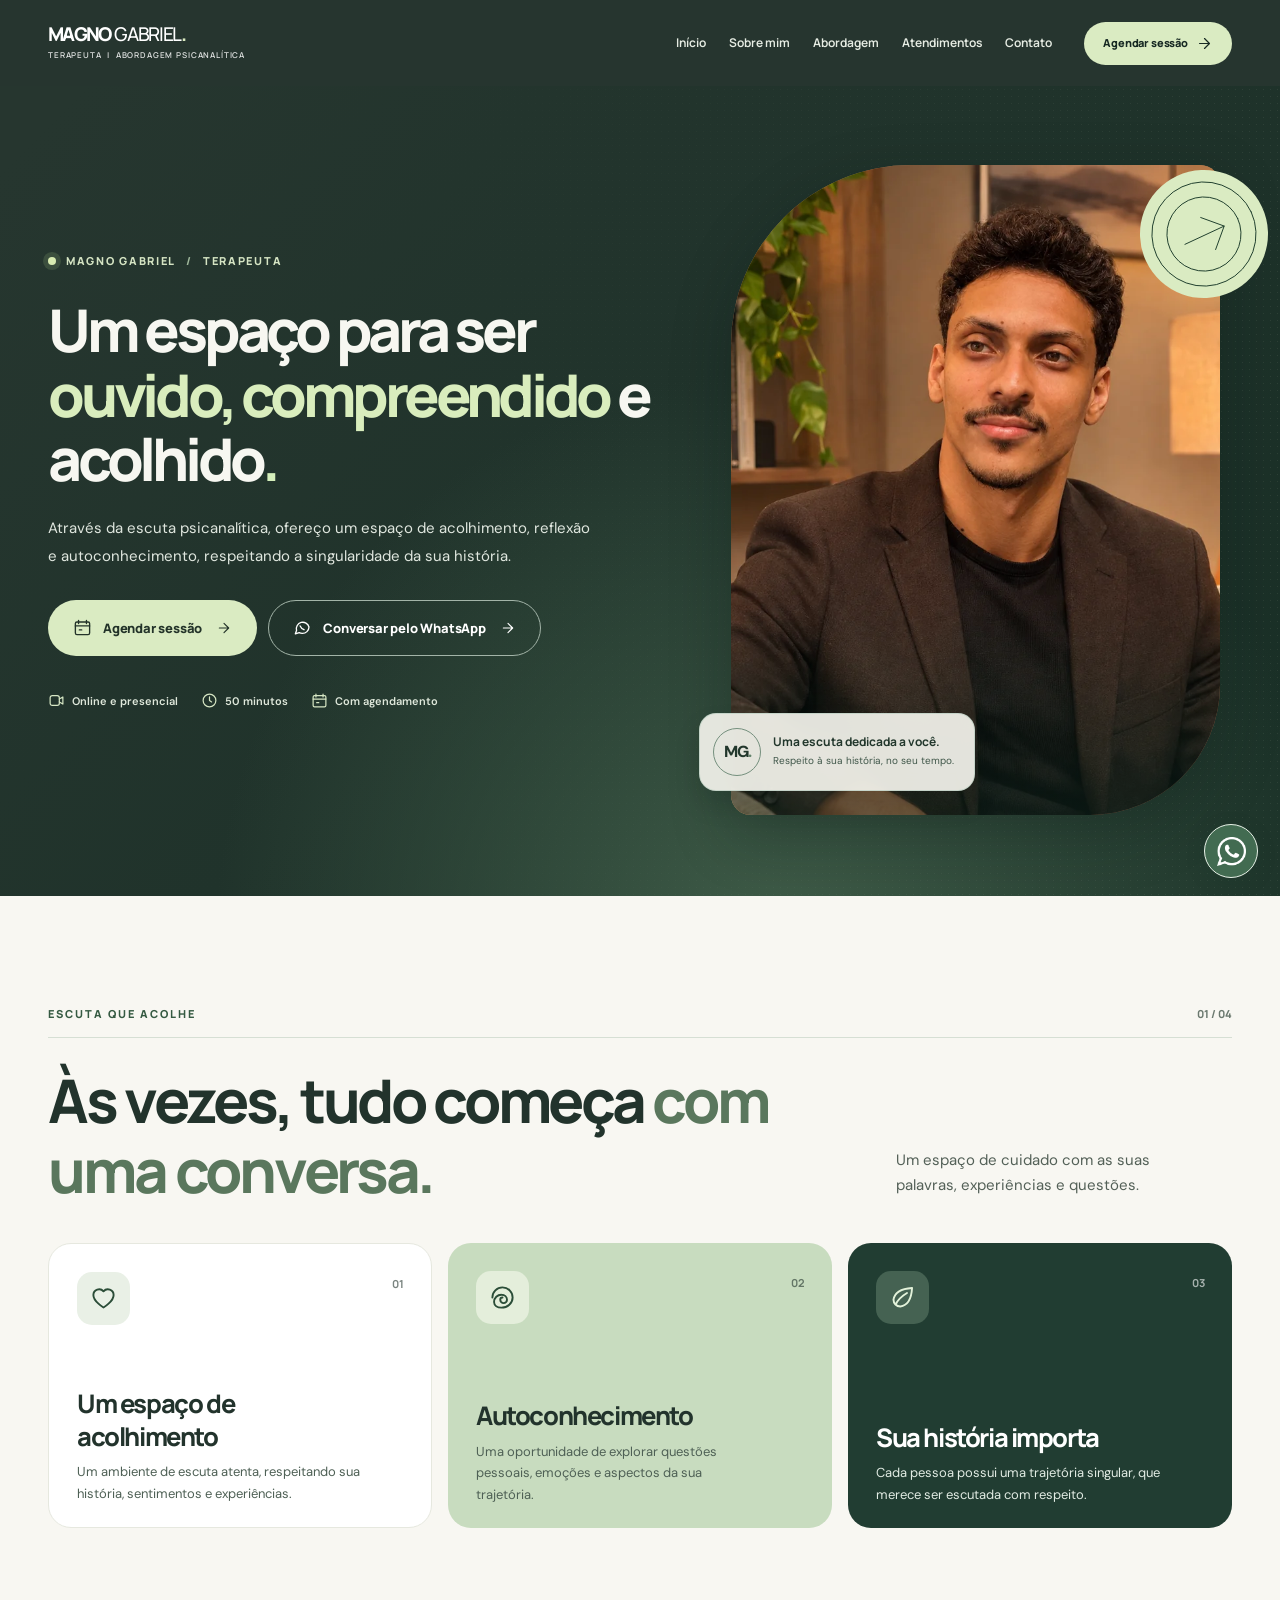
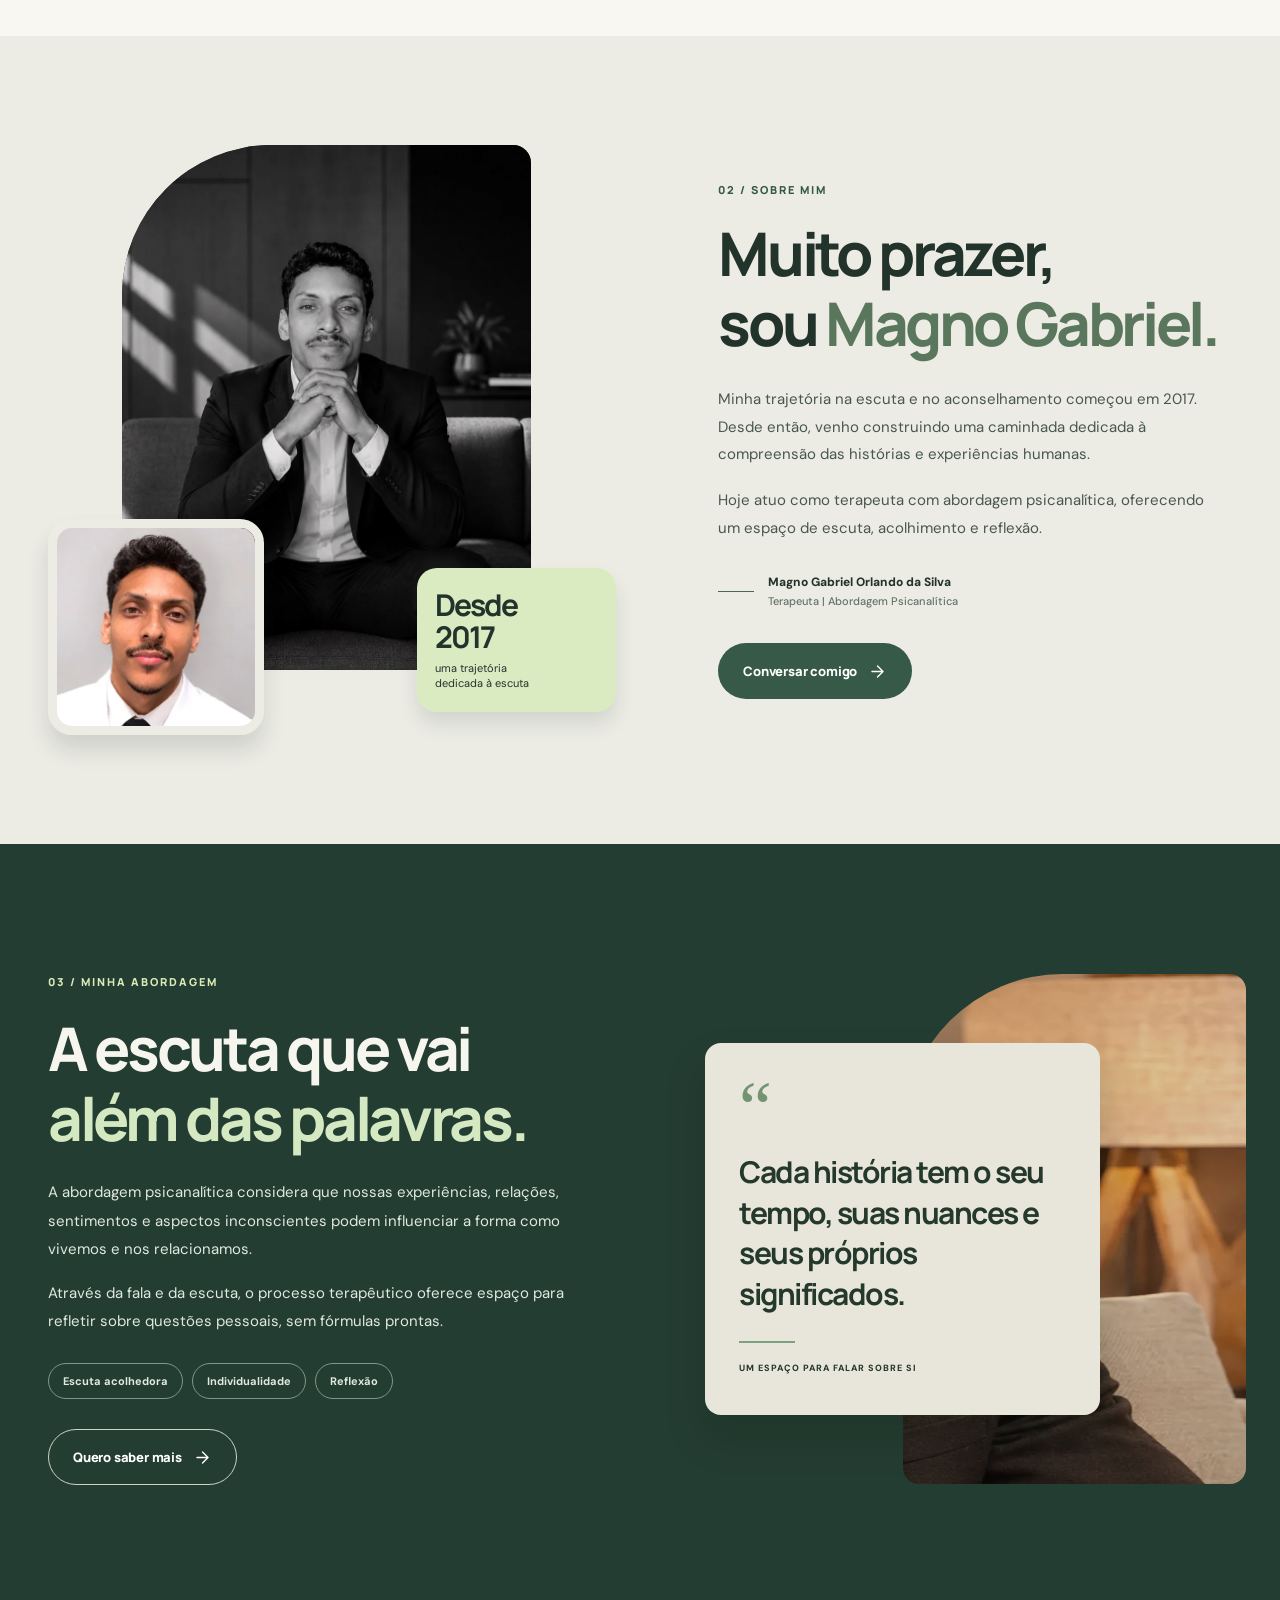
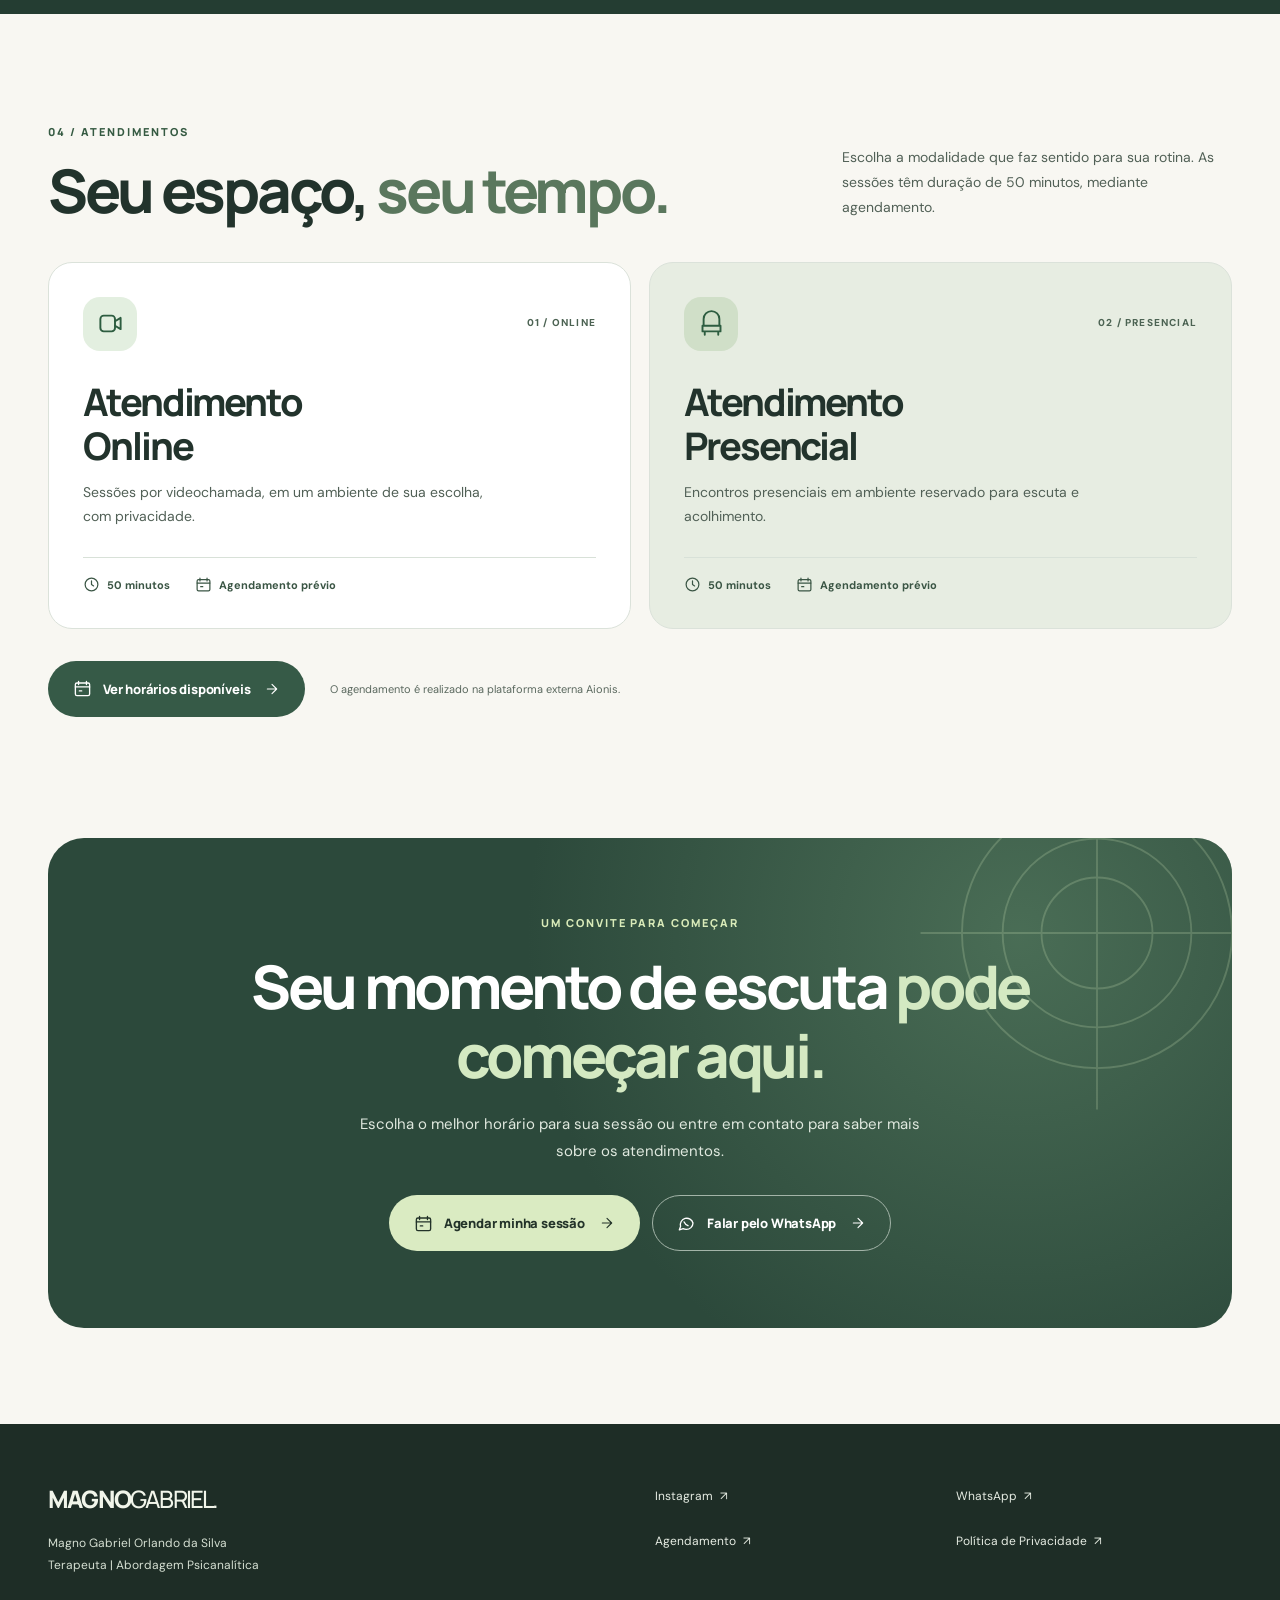
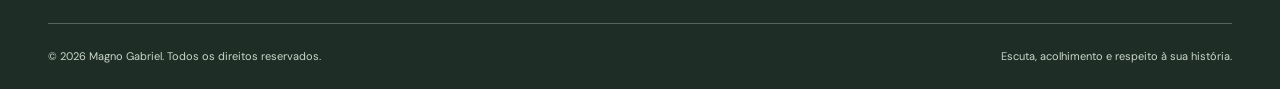
<file: index.html>
<!doctype html>
<html lang="pt-BR">
<head>
  <meta charset="utf-8">
  <meta name="viewport" content="width=device-width,initial-scale=1,viewport-fit=cover">
  <meta name="theme-color" content="#26342e">
  <meta name="description" content="Magno Gabriel, terapeuta com abordagem psicanalítica. Atendimento online e presencial, sessões de 50 minutos. Um espaço de escuta, acolhimento e autoconhecimento.">
  <meta property="og:type" content="website">
  <meta property="og:locale" content="pt_BR">
  <meta property="og:title" content="Magno Gabriel | Terapeuta com Abordagem Psicanalítica">
  <meta property="og:description" content="Um espaço para ser ouvido, compreendido e acolhido. Conheça meu trabalho e agende sua sessão.">
  <meta property="og:image" content="assets/images/compartilhamento.webp">
  <meta name="twitter:card" content="summary_large_image">
  <title>Magno Gabriel | Terapeuta com Abordagem Psicanalítica</title>
  <link rel="icon" type="image/svg+xml" href="assets/icons/favicon.svg">
  <link rel="preconnect" href="https://fonts.googleapis.com">
  <link rel="preconnect" href="https://fonts.gstatic.com" crossorigin>
  <link href="https://fonts.googleapis.com/css2?family=DM+Sans:wght@400;500;600;700&family=Manrope:wght@400;500;600;700;800&display=swap" rel="stylesheet">
  <link rel="preload" href="assets/images/retrato-hero.webp" as="image" type="image/webp">
  <link rel="stylesheet" href="style.css">
  <script src="script.js" defer></script>
</head>
<body>
  <a class="skip-link" href="#conteudo">Pular para o conteúdo</a>
  <svg class="svg-library" xmlns="http://www.w3.org/2000/svg" aria-hidden="true">
    <symbol id="ico-arrow" viewBox="0 0 24 24"><path d="M5 12h14m-7-7 7 7-7 7"/></symbol>
    <symbol id="ico-calendar" viewBox="0 0 24 24"><rect x="3" y="5" width="18" height="16" rx="2"/><path d="M7 3v4m10-4v4M3 10h18m-13 5h3"/></symbol>
    <symbol id="ico-message" viewBox="0 0 24 24"><path d="M20.2 11.4a8.3 8.3 0 0 1-8.5 8.1 8.5 8.5 0 0 1-3.9-.9L3 20l1.5-4.4a8.1 8.1 0 1 1 15.7-4.2Z"/><path d="M9 10c1.1 2.4 2.5 3.8 4.9 4.8"/></symbol>
    <symbol id="ico-video" viewBox="0 0 24 24"><rect x="3" y="5" width="13" height="14" rx="3"/><path d="m16 10 5-3v10l-5-3"/></symbol>
    <symbol id="ico-chair" viewBox="0 0 24 24"><path d="M5 13V8a7 7 0 0 1 14 0v5M4 14h16v5H4v-5Zm2 5v3m12-3v3"/></symbol>
    <symbol id="ico-clock" viewBox="0 0 24 24"><circle cx="12" cy="12" r="9"/><path d="M12 7v5l3 2"/></symbol>
    <symbol id="ico-leaf" viewBox="0 0 24 24"><path d="M20.5 3.5C12 4 5 7 4 14a6 6 0 0 0 6 6c7-1 10-8 10.5-16.5Z"/><path d="M6 18c2-4 5-7 10-10"/></symbol>
    <symbol id="ico-spiral" viewBox="0 0 24 24"><path d="M12 12c-1.3 0-2 1-2 2a3 3 0 0 0 6 0c0-2.6-2.1-4.5-4.8-4.5A6.5 6.5 0 0 0 4.5 16c0 3.1 3 5 6.5 5 5.5 0 10-4 10-9A9 9 0 0 0 12 3a9 9 0 0 0-9 9"/></symbol>
    <symbol id="ico-heart" viewBox="0 0 24 24"><path d="M12 20s-9-5.4-9-11.2a5.1 5.1 0 0 1 9-3.2 5.1 5.1 0 0 1 9 3.2C21 14.6 12 20 12 20Z"/></symbol>
  </svg>

  <header class="site-header" id="topo">
    <div class="container header-inner">
      <a class="brand" href="#inicio" aria-label="Magno Gabriel — início do site">
        <span class="brand-main">MAGNO<span>GABRIEL</span><span class="brand-point">.</span></span>
        <span class="brand-sub">TERAPEUTA &nbsp;|&nbsp; ABORDAGEM PSICANALÍTICA</span>
      </a>
      <nav class="desktop-nav" aria-label="Menu principal">
        <a href="#inicio">Início</a><a href="#sobre">Sobre mim</a><a href="#abordagem">Abordagem</a><a href="#atendimentos">Atendimentos</a><a href="#contato">Contato</a>
      </nav>
      <a class="button button-header appointment-link" href="https://aionis.com.br/agendar/magno-gabriel" target="_blank" rel="noopener noreferrer">Agendar sessão <svg aria-hidden="true"><use href="#ico-arrow"/></svg></a>
      <button class="menu-toggle" type="button" aria-label="Abrir menu" aria-expanded="false" aria-controls="mobile-nav"><span></span><span></span><span></span></button>
    </div>
    <nav class="mobile-nav" id="mobile-nav" aria-label="Menu para celular" hidden>
      <a href="#inicio">Início</a><a href="#sobre">Sobre mim</a><a href="#abordagem">Abordagem</a><a href="#atendimentos">Atendimentos</a><a href="#contato">Contato</a>
      <a class="mobile-nav-cta appointment-link" href="https://aionis.com.br/agendar/magno-gabriel" target="_blank" rel="noopener noreferrer">Agendar sessão <span aria-hidden="true">↗</span></a>
    </nav>
  </header>

  <main id="conteudo">
    <section class="hero" id="inicio" aria-labelledby="hero-title">
      <div class="hero-inner container">
        <div class="hero-copy">
          <p class="hero-kicker"><span class="kicker-dot"></span> MAGNO GABRIEL <span class="kicker-separator">/</span> TERAPEUTA</p>
          <h1 id="hero-title">Um espaço para ser <em>ouvido, compreendido</em> e acolhido<span class="hero-fullstop">.</span></h1>
          <p class="hero-intro">Através da escuta psicanalítica, ofereço um espaço de acolhimento, reflexão e autoconhecimento, respeitando a singularidade da sua história.</p>
          <div class="hero-actions">
            <a class="button button-primary appointment-link" href="https://aionis.com.br/agendar/magno-gabriel" target="_blank" rel="noopener noreferrer"><svg aria-hidden="true"><use href="#ico-calendar"/></svg> Agendar sessão <svg class="arrow-icon" aria-hidden="true"><use href="#ico-arrow"/></svg></a>
            <a class="button button-secondary whatsapp-link" href="https://wa.me/5531986854774" target="_blank" rel="noopener noreferrer"><svg aria-hidden="true"><use href="#ico-message"/></svg> Conversar pelo WhatsApp <svg class="arrow-icon" aria-hidden="true"><use href="#ico-arrow"/></svg></a>
          </div>
          <div class="hero-meta" aria-label="Informações sobre os atendimentos"><span><svg aria-hidden="true"><use href="#ico-video"/></svg> Online e presencial</span><span><svg aria-hidden="true"><use href="#ico-clock"/></svg> 50 minutos</span><span><svg aria-hidden="true"><use href="#ico-calendar"/></svg> Com agendamento</span></div>
        </div>
        <div class="hero-visual">
          <div class="hero-photo-frame"><img src="assets/images/retrato-hero.webp" alt="Retrato profissional de Magno Gabriel em ambiente acolhedor" width="1000" height="992" fetchpriority="high"><div class="photo-overlay" aria-hidden="true"></div></div>
          <div class="hero-photo-caption"><div class="caption-emblem">MG<span>.</span></div><div><strong>Uma escuta dedicada a você.</strong><small>Respeito à sua história, no seu tempo.</small></div></div>
          <a class="hero-photo-mark" href="#beneficios" aria-label="Conheça os benefícios da escuta"><svg viewBox="0 0 145 145"><circle cx="72.5" cy="72.5" r="59"/><circle cx="72.5" cy="72.5" r="42"/><path d="M48 74h49m-20-20 20 20-20 20"/></svg></a>
        </div>
      </div>
      <div class="hero-grain" aria-hidden="true"></div>
    </section>

    <section class="benefits section-space" id="beneficios" aria-labelledby="benefits-title">
      <div class="container">
        <div class="section-topline" data-reveal><p class="eyebrow dark-eyebrow">ESCUTA QUE ACOLHE</p><span>01 / 04</span></div>
        <div class="benefits-heading" data-reveal><h2 id="benefits-title">Às vezes, tudo começa <span>com uma conversa.</span></h2><p>Um espaço de cuidado com as suas palavras, experiências e questões.</p></div>
        <div class="benefit-grid">
          <article class="benefit-card benefit-light" data-reveal><div class="benefit-icon"><svg aria-hidden="true"><use href="#ico-heart"/></svg></div><div><h3>Um espaço de acolhimento</h3><p>Um ambiente de escuta atenta, respeitando sua história, sentimentos e experiências.</p></div><span class="card-index">01</span></article>
          <article class="benefit-card benefit-sage" data-reveal><div class="benefit-icon"><svg aria-hidden="true"><use href="#ico-spiral"/></svg></div><div><h3>Autoconhecimento</h3><p>Uma oportunidade de explorar questões pessoais, emoções e aspectos da sua trajetória.</p></div><span class="card-index">02</span></article>
          <article class="benefit-card benefit-dark" data-reveal><div class="benefit-icon"><svg aria-hidden="true"><use href="#ico-leaf"/></svg></div><div><h3>Sua história importa</h3><p>Cada pessoa possui uma trajetória singular, que merece ser escutada com respeito.</p></div><span class="card-index">03</span></article>
        </div>
      </div>
    </section>

    <section class="about section-space" id="sobre" aria-labelledby="about-title">
      <div class="container about-layout">
        <div class="about-gallery" data-reveal>
          <div class="about-main-photo"><img src="assets/images/retrato-sobre.webp" alt="Magno Gabriel sentado em um sofá, em retrato profissional em preto e branco" width="850" height="1062" loading="lazy"></div>
          <div class="about-small-photo"><img src="assets/images/retrato-perfil.webp" alt="Retrato de Magno Gabriel" width="400" height="400" loading="lazy"></div>
          <div class="about-year"><strong>Desde<br>2017</strong><span>uma trajetória<br>dedicada à escuta</span></div>
        </div>
        <div class="about-copy" data-reveal>
          <p class="eyebrow dark-eyebrow">02 / SOBRE MIM</p>
          <h2 id="about-title">Muito prazer,<br>sou <span>Magno Gabriel.</span></h2>
          <p>Minha trajetória na escuta e no aconselhamento começou em 2017. Desde então, venho construindo uma caminhada dedicada à compreensão das histórias e experiências humanas.</p>
          <p>Hoje atuo como terapeuta com abordagem psicanalítica, oferecendo um espaço de escuta, acolhimento e reflexão.</p>
          <div class="about-signature"><span class="signature-line"></span><span>Magno Gabriel Orlando da Silva<br><small>Terapeuta | Abordagem Psicanalítica</small></span></div>
          <a class="button button-olive whatsapp-link" href="https://wa.me/5531986854774" target="_blank" rel="noopener noreferrer">Conversar comigo <svg aria-hidden="true"><use href="#ico-arrow"/></svg></a>
        </div>
      </div>
    </section>

    <section class="approach section-space" id="abordagem" aria-labelledby="approach-title">
      <div class="container approach-layout">
        <div class="approach-copy" data-reveal>
          <p class="eyebrow light-eyebrow">03 / MINHA ABORDAGEM</p>
          <h2 id="approach-title">A escuta que vai <em>além das palavras.</em></h2>
          <p>A abordagem psicanalítica considera que nossas experiências, relações, sentimentos e aspectos inconscientes podem influenciar a forma como vivemos e nos relacionamos.</p>
          <p>Através da fala e da escuta, o processo terapêutico oferece espaço para refletir sobre questões pessoais, sem fórmulas prontas.</p>
          <div class="approach-tags"><span>Escuta acolhedora</span><span>Individualidade</span><span>Reflexão</span></div>
          <a class="button button-outline whatsapp-link" href="https://wa.me/5531986854774" target="_blank" rel="noopener noreferrer">Quero saber mais <svg aria-hidden="true"><use href="#ico-arrow"/></svg></a>
        </div>
        <div class="approach-visual" data-reveal><div class="approach-detail"><img src="assets/images/detalhe-ambiente.webp" alt="Detalhe de luz quente e luminária em ambiente acolhedor" width="460" height="920" loading="lazy"></div><div class="approach-quote"><span aria-hidden="true">“</span><p>Cada história tem o seu tempo, suas nuances e seus próprios significados.</p><div class="quote-rule"></div><small>UM ESPAÇO PARA FALAR SOBRE SI</small></div></div>
      </div>
    </section>

    <section class="sessions section-space" id="atendimentos" aria-labelledby="sessions-title">
      <div class="container">
        <div class="sessions-heading" data-reveal><div><p class="eyebrow dark-eyebrow">04 / ATENDIMENTOS</p><h2 id="sessions-title">Seu espaço, <span>seu tempo.</span></h2></div><p>Escolha a modalidade que faz sentido para sua rotina. As sessões têm duração de 50 minutos, mediante agendamento.</p></div>
        <div class="session-grid">
          <article class="session-card" data-reveal><div class="session-head"><div class="session-icon"><svg aria-hidden="true"><use href="#ico-video"/></svg></div><span>01 / ONLINE</span></div><div><h3>Atendimento<br>Online</h3><p>Sessões por videochamada, em um ambiente de sua escolha, com privacidade.</p></div><div class="session-foot"><span><svg aria-hidden="true"><use href="#ico-clock"/></svg> 50 minutos</span><span><svg aria-hidden="true"><use href="#ico-calendar"/></svg> Agendamento prévio</span></div></article>
          <article class="session-card session-card-tinted" data-reveal><div class="session-head"><div class="session-icon"><svg aria-hidden="true"><use href="#ico-chair"/></svg></div><span>02 / PRESENCIAL</span></div><div><h3>Atendimento<br>Presencial</h3><p>Encontros presenciais em ambiente reservado para escuta e acolhimento.</p></div><div class="session-foot"><span><svg aria-hidden="true"><use href="#ico-clock"/></svg> 50 minutos</span><span><svg aria-hidden="true"><use href="#ico-calendar"/></svg> Agendamento prévio</span></div></article>
        </div>
        <div class="sessions-action" data-reveal><a class="button button-olive appointment-link" href="https://aionis.com.br/agendar/magno-gabriel" target="_blank" rel="noopener noreferrer"><svg aria-hidden="true"><use href="#ico-calendar"/></svg> Ver horários disponíveis <svg class="arrow-icon" aria-hidden="true"><use href="#ico-arrow"/></svg></a><span>O agendamento é realizado na plataforma externa Aionis.</span></div>
      </div>
    </section>

    <section class="contact-section" id="contato" aria-labelledby="contact-title">
      <div class="container contact-panel" data-reveal><div class="contact-flower" aria-hidden="true"><svg viewBox="0 0 200 200"><circle cx="100" cy="100" r="73"/><circle cx="100" cy="100" r="51"/><circle cx="100" cy="100" r="30"/><path d="M100 5v190M5 100h190"/></svg></div><div class="contact-content"><p class="eyebrow light-eyebrow">UM CONVITE PARA COMEÇAR</p><h2 id="contact-title">Seu momento de escuta <em>pode começar aqui.</em></h2><p>Escolha o melhor horário para sua sessão ou entre em contato para saber mais sobre os atendimentos.</p><div class="contact-actions"><a class="button button-primary appointment-link" href="https://aionis.com.br/agendar/magno-gabriel" target="_blank" rel="noopener noreferrer"><svg aria-hidden="true"><use href="#ico-calendar"/></svg> Agendar minha sessão <svg class="arrow-icon" aria-hidden="true"><use href="#ico-arrow"/></svg></a><a class="button button-secondary whatsapp-link" href="https://wa.me/5531986854774" target="_blank" rel="noopener noreferrer"><svg aria-hidden="true"><use href="#ico-message"/></svg> Falar pelo WhatsApp <svg class="arrow-icon" aria-hidden="true"><use href="#ico-arrow"/></svg></a></div></div></div>
    </section>
  </main>

  <footer class="site-footer"><div class="container"><div class="footer-top"><div><a class="footer-brand" href="#inicio">MAGNO<span>GABRIEL.</span></a><p>Magno Gabriel Orlando da Silva<br>Terapeuta | Abordagem Psicanalítica</p></div><div class="footer-links"><a class="instagram-link" href="https://www.instagram.com/magnogabriiel/" target="_blank" rel="noopener noreferrer">Instagram <span aria-hidden="true">↗</span></a><a class="whatsapp-link" href="https://wa.me/5531986854774" target="_blank" rel="noopener noreferrer">WhatsApp <span aria-hidden="true">↗</span></a><a class="appointment-link" href="https://aionis.com.br/agendar/magno-gabriel" target="_blank" rel="noopener noreferrer">Agendamento <span aria-hidden="true">↗</span></a><a href="privacidade.html">Política de Privacidade <span aria-hidden="true">↗</span></a></div></div><div class="footer-bottom"><span>© <span id="current-year">2026</span> Magno Gabriel. Todos os direitos reservados.</span><span>Escuta, acolhimento e respeito à sua história.</span></div></div></footer>

  <!-- Acesso rápido ao WhatsApp, fixo durante toda a navegação, incluindo no celular. -->
  <a class="floating-whatsapp whatsapp-link" href="https://wa.me/5531986854774" target="_blank" rel="noopener noreferrer" aria-label="Conversar com Magno Gabriel pelo WhatsApp" title="Conversar pelo WhatsApp"><img src="assets/icons/whatsapp-branco.png" alt="" width="30" height="30" aria-hidden="true"></a>
  <!-- No celular, o acesso de agendamento aparece após o banner, sem duplicar o botão do WhatsApp. -->
  <div class="mobile-sticky-actions" id="mobile-sticky-actions" aria-label="Agendamento rápido"><a class="appointment-link" href="https://aionis.com.br/agendar/magno-gabriel" target="_blank" rel="noopener noreferrer"><svg aria-hidden="true"><use href="#ico-calendar"/></svg> Agendar sessão</a></div>
</body>
</html>
</file>
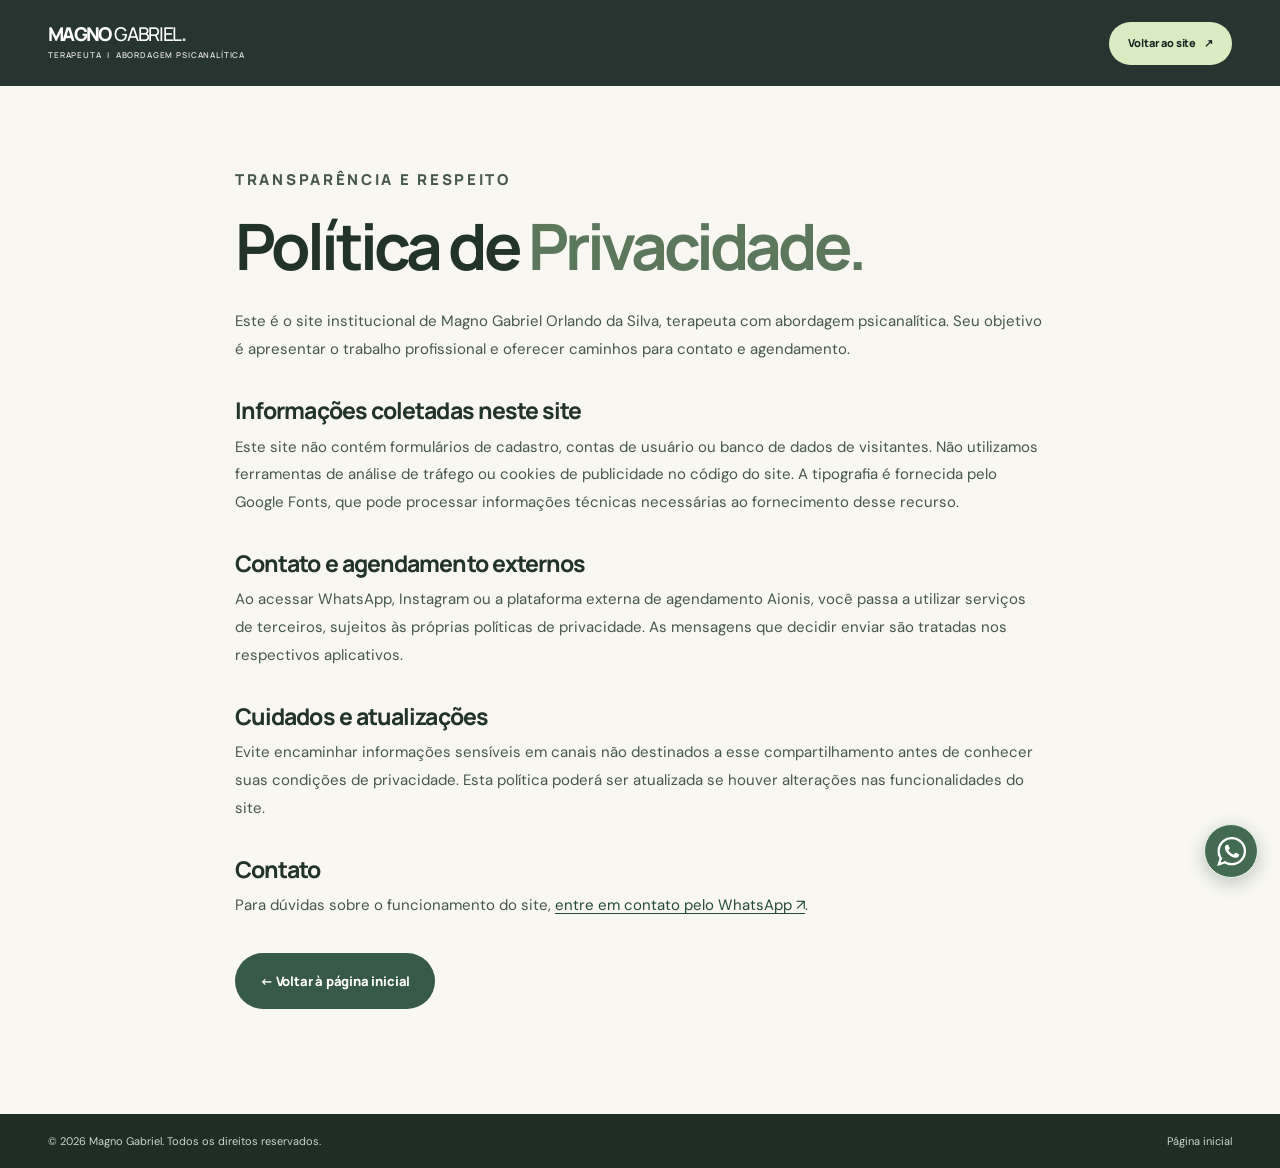
<file: privacidade.html>
<!doctype html>
<html lang="pt-BR">
<head>
<meta charset="utf-8"><meta name="viewport" content="width=device-width,initial-scale=1,viewport-fit=cover"><meta name="theme-color" content="#26342e"><meta name="description" content="Política de privacidade do site de Magno Gabriel, terapeuta com abordagem psicanalítica.">
<title>Política de Privacidade | Magno Gabriel</title><link rel="icon" type="image/svg+xml" href="assets/icons/favicon.svg"><link rel="preconnect" href="https://fonts.googleapis.com"><link rel="preconnect" href="https://fonts.gstatic.com" crossorigin><link href="https://fonts.googleapis.com/css2?family=DM+Sans:wght@400;500;600;700&family=Manrope:wght@400;500;600;700;800&display=swap" rel="stylesheet"><link rel="stylesheet" href="style.css"><script src="script.js" defer></script>
</head><body class="privacy-body"><a class="skip-link" href="#conteudo">Pular para o conteúdo</a>
<header class="site-header"><div class="container header-inner"><a class="brand" href="index.html"><span class="brand-main">MAGNO<span>GABRIEL</span><span class="brand-point">.</span></span><span class="brand-sub">TERAPEUTA &nbsp;|&nbsp; ABORDAGEM PSICANALÍTICA</span></a><a class="button button-header" href="index.html">Voltar ao site <span aria-hidden="true">↗</span></a></div></header>
<main id="conteudo" class="privacy-main"><div class="container privacy-container"><p class="eyebrow dark-eyebrow">TRANSPARÊNCIA E RESPEITO</p><h1>Política de <span>Privacidade.</span></h1><p>Este é o site institucional de Magno Gabriel Orlando da Silva, terapeuta com abordagem psicanalítica. Seu objetivo é apresentar o trabalho profissional e oferecer caminhos para contato e agendamento.</p><h2>Informações coletadas neste site</h2><p>Este site não contém formulários de cadastro, contas de usuário ou banco de dados de visitantes. Não utilizamos ferramentas de análise de tráfego ou cookies de publicidade no código do site. A tipografia é fornecida pelo Google Fonts, que pode processar informações técnicas necessárias ao fornecimento desse recurso.</p><h2>Contato e agendamento externos</h2><p>Ao acessar WhatsApp, Instagram ou a plataforma externa de agendamento Aionis, você passa a utilizar serviços de terceiros, sujeitos às próprias políticas de privacidade. As mensagens que decidir enviar são tratadas nos respectivos aplicativos.</p><h2>Cuidados e atualizações</h2><p>Evite encaminhar informações sensíveis em canais não destinados a esse compartilhamento antes de conhecer suas condições de privacidade. Esta política poderá ser atualizada se houver alterações nas funcionalidades do site.</p><h2>Contato</h2><p>Para dúvidas sobre o funcionamento do site, <a class="whatsapp-link" href="https://wa.me/5531986854774" target="_blank" rel="noopener noreferrer">entre em contato pelo WhatsApp ↗</a>.</p><a class="button button-olive" href="index.html">← Voltar à página inicial</a></div></main>
<footer class="site-footer"><div class="container footer-bottom"><span>© <span id="current-year">2026</span> Magno Gabriel. Todos os direitos reservados.</span><a href="index.html">Página inicial</a></div></footer>
<a class="floating-whatsapp whatsapp-link" href="https://wa.me/5531986854774" target="_blank" rel="noopener noreferrer" aria-label="Conversar com Magno Gabriel pelo WhatsApp" title="Conversar pelo WhatsApp"><img src="assets/icons/whatsapp-branco.png" alt="" width="30" height="30" aria-hidden="true"></a>
</body></html>
</file>
<file: style.css>
:root{--forest:#26352f;--deep:#172923;--deep-2:#1e3028;--olive:#365a47;--olive-dark:#294a3a;--sage:#daebc2;--sage-2:#c7d5bd;--sand:#eae5da;--cream:#f8f7f2;--paper:#fffefa;--ink:#22332c;--muted:#536057;--line:#d9ded6;--white:#fff;--radius:24px;--font-display:'Manrope',Arial,sans-serif;--font-body:'DM Sans',Arial,sans-serif;--max:1250px}
*{box-sizing:border-box}html{scroll-behavior:smooth;scroll-padding-top:90px}body{margin:0;background:var(--cream);color:var(--ink);font-family:var(--font-body);font-size:16px;line-height:1.65;-webkit-font-smoothing:antialiased}body,html{max-width:100%;overflow-x:clip}a{text-decoration:none;color:inherit}button{font:inherit}img{display:block;max-width:100%;height:auto}svg{width:24px;height:24px;fill:none;stroke:currentColor;stroke-width:1.7;stroke-linejoin:round;stroke-linecap:round;flex-shrink:0}::selection{background:#c1dfad;color:#1c3026}a:focus-visible,button:focus-visible{outline:3px solid #f4ba77;outline-offset:4px}.svg-library{position:absolute!important;width:0;height:0;overflow:hidden}.container{width:min(var(--max),calc(100% - 96px));margin-inline:auto}.skip-link{position:fixed;z-index:9999;top:-65px;left:12px;background:white;color:black;padding:12px 18px;border-radius:8px}.skip-link:focus{top:10px}.section-space{padding-block:clamp(72px,8.5vw,126px)}.eyebrow{font-family:var(--font-display);font-size:11px;font-weight:800;letter-spacing:.18em;text-transform:uppercase}.dark-eyebrow{color:#355a42}.light-eyebrow{color:#d9ebb9}h1,h2,h3,p{margin-top:0}h1,h2,h3{font-family:var(--font-display);letter-spacing:-.055em}h2{font-size:clamp(35px,4.7vw,65px);line-height:1.16;font-weight:750}h3{font-weight:750}.button{display:inline-flex;align-items:center;justify-content:center;gap:11px;min-height:56px;border:1px solid transparent;border-radius:100px;padding:14px 24px;color:var(--deep);font-family:var(--font-display);font-size:13px;line-height:1.1;font-weight:800;letter-spacing:-.015em;text-align:center;white-space:nowrap;transition:background .23s ease,color .23s ease,border-color .23s ease,transform .23s ease,box-shadow .23s ease}.button>svg{width:19px;height:19px}.button .arrow-icon{width:16px;height:16px;margin-left:3px}.button:hover{transform:translateY(-2px);box-shadow:0 9px 20px #0002}.button:active{transform:translateY(0)}.button-primary{background:var(--sage);color:#233329}.button-primary:hover{background:#f0f3ca}.button-secondary{background:transparent;color:#fff;border-color:#a3b4a8}.button-secondary:hover{background:#fff;color:var(--deep)}.button-olive{background:var(--olive);color:#fff}.button-olive:hover{background:var(--deep)}.button-outline{color:#fff;border-color:#cbd5c6}.button-outline:hover{background:#f2f7ee;color:var(--deep)}
/* Header */
.site-header{position:sticky;top:0;z-index:100;background:var(--forest);color:#fff;transition:box-shadow .25s ease,background .25s ease}.site-header.is-scrolled{box-shadow:0 12px 35px #111d1633;background:#203129}.header-inner{height:86px;display:flex;align-items:center;gap:20px;justify-content:space-between}.brand{display:flex;flex-direction:column;gap:4px;white-space:nowrap}.brand-main{font-family:var(--font-display);font-size:19px;line-height:1;font-weight:800;letter-spacing:-.09em}.brand-main>span:first-child{margin-left:4px;font-weight:500;letter-spacing:-.07em}.brand-point{color:var(--sage);font-weight:800!important}.brand-sub{font-family:var(--font-display);font-size:8px;letter-spacing:.105em;opacity:.85;font-weight:600}.desktop-nav{display:flex;gap:clamp(12px,1.8vw,31px);align-items:center;margin-left:auto}.desktop-nav a{position:relative;font-family:var(--font-display);font-size:12px;font-weight:650;color:#e6ece3;white-space:nowrap;transition:color .2s ease}.desktop-nav a:hover{color:var(--sage)}.desktop-nav a:after{content:'';height:2px;position:absolute;left:0;bottom:-7px;right:100%;background:var(--sage);transition:right .2s}.desktop-nav a:hover:after{right:0}.button-header{background:var(--sage);min-height:43px;padding:11px 18px;font-size:11px;gap:8px;margin-left:12px}.button-header svg{width:17px;height:17px}.menu-toggle{display:none;position:relative;width:44px;height:44px;flex-shrink:0;background:transparent;border:1px solid #9baaa0;border-radius:12px;align-items:center;justify-content:center;flex-direction:column;gap:5px;color:#fff;cursor:pointer}.menu-toggle span{display:block;width:19px;height:2px;background:currentColor;border-radius:2px;transition:transform .2s,opacity .2s}.menu-toggle[aria-expanded='true'] span:first-child{transform:translateY(7px) rotate(45deg)}.menu-toggle[aria-expanded='true'] span:nth-child(2){opacity:0}.menu-toggle[aria-expanded='true'] span:last-child{transform:translateY(-7px) rotate(-45deg)}.mobile-nav{position:absolute;top:100%;left:0;right:0;padding:18px 6% 25px;background:#253a30;border-top:1px solid #597061;box-shadow:0 14px 20px #0003}.mobile-nav[hidden]{display:none}.mobile-nav a{display:flex;padding:10px 5px;font-family:var(--font-display);font-size:15px;font-weight:700}.mobile-nav .mobile-nav-cta{color:var(--deep);background:var(--sage);padding:13px 20px;justify-content:center;border-radius:100px;margin-top:8px}
/* Hero */
.hero{position:relative;isolation:isolate;overflow:hidden;background:radial-gradient(circle at 61% 105%,#3f5c48 0,transparent 49%),linear-gradient(135deg,#26362f 4%,#1a3027 94%);color:#f7f7f1}.hero-inner{position:relative;z-index:2;display:grid;grid-template-columns:minmax(0,1.12fr) minmax(0,.88fr);gap:clamp(24px,3.6vw,64px);align-items:center;min-height:clamp(640px,calc(100svh - 86px),810px);padding-top:40px;padding-bottom:45px}.hero-copy{max-width:680px;padding-bottom:15px}.hero-kicker{display:flex;align-items:center;gap:10px;font-family:var(--font-display);font-size:11px;font-weight:800;letter-spacing:.155em;color:#d5e4c3;margin:0 0 28px}.kicker-dot{width:8px;height:8px;border-radius:50%;background:#d8ebb1;box-shadow:0 0 0 5px #cceba022}.kicker-separator{color:#a1b99d}.hero h1{font-size:clamp(44px,4.6vw,73px);line-height:1.095;font-weight:780;letter-spacing:-.072em;margin:0 0 24px;max-width:690px}.hero h1 em{color:#d9edbd;font-style:normal}.hero-fullstop{color:#d5efbb}.hero-intro{max-width:545px;font-size:15px;line-height:1.85;color:#e0e7df;margin:0 0 29px}.hero-actions{display:flex;flex-wrap:wrap;gap:11px}.hero-meta{display:flex;flex-wrap:wrap;gap:13px 23px;margin-top:36px;color:#dfe8db;font-size:11px;font-weight:600}.hero-meta span{display:flex;align-items:center;gap:7px;white-space:nowrap}.hero-meta svg{height:17px;width:17px;color:#d6e6c4}.hero-visual{position:relative;min-width:0;align-self:stretch;display:flex;align-items:center;justify-content:center;padding:26px 12px 24px 0}.hero-photo-frame{position:relative;width:100%;height:min(650px,100%);min-height:520px;overflow:hidden;border-radius:180px 20px 130px 20px;background:#a17a59;box-shadow:0 20px 60px #0a16144f}.hero-photo-frame img{width:100%;height:100%;object-fit:cover;object-position:center center}.photo-overlay{position:absolute;inset:0;background:linear-gradient(180deg,transparent 67%,#1128208f)}.hero-photo-caption{position:absolute;left:-32px;bottom:60px;display:flex;gap:12px;align-items:center;padding:14px 20px 14px 13px;border:1px solid #a4c2af77;border-radius:17px;background:#f4f4ecec;color:#22372c;backdrop-filter:blur(10px);box-shadow:0 14px 25px #09160d25;max-width:310px}.caption-emblem{display:flex;align-items:center;justify-content:center;width:48px;height:48px;border:1px solid #75907e;border-radius:100%;font-weight:800;font-size:16px;letter-spacing:-.07em}.caption-emblem span{color:#63836c}.hero-photo-caption strong{display:block;font-family:var(--font-display);font-size:12px;line-height:1.25}.hero-photo-caption small{display:block;margin-top:4px;font-size:10px;color:#40574a}.hero-photo-mark{position:absolute;right:-36px;top:6%;height:128px;width:128px;border-radius:50%;background:var(--sage);display:grid;place-items:center;color:#1f3e2d;transform:rotate(-25deg)}.hero-photo-mark svg{height:100%;width:100%;stroke-width:1}.hero-grain{position:absolute;inset:0;pointer-events:none;z-index:1;opacity:.16;background-image:radial-gradient(#f0f5db77 .5px,transparent .5px);background-size:7px 7px;mask-image:linear-gradient(90deg,transparent 30%,#000)}
/* benefits */
.benefits{background:#f8f7f2}.section-topline{display:flex;justify-content:space-between;align-items:center;border-bottom:1px solid #d6dfd4;padding-bottom:14px}.section-topline p{margin:0}.section-topline>span{font-family:var(--font-display);font-size:11px;font-weight:750;color:#6b796f}.benefits-heading{display:grid;grid-template-columns:minmax(0,1.2fr) minmax(0,.5fr);align-items:end;gap:40px;margin:28px 0 37px}.benefits-heading h2{max-width:750px;margin:0}.benefits-heading h2 span,.about h2 span,.sessions h2 span{color:#5a775d}.benefits-heading>p{max-width:290px;color:var(--muted);line-height:1.65;font-size:15px;margin:0 0 8px}.benefit-grid{display:grid;grid-template-columns:repeat(3,minmax(0,1fr));gap:16px}.benefit-card{position:relative;min-height:285px;border-radius:23px;padding:28px 28px 22px;overflow:hidden;display:flex;flex-direction:column;justify-content:space-between;transition:transform .3s ease,box-shadow .3s ease}.benefit-card:hover{transform:translateY(-6px);box-shadow:0 16px 36px #22372e21}.benefit-light{background:#fff;border:1px solid #e6e8df}.benefit-sage{background:#c8dcbf}.benefit-dark{background:#213d32;color:#fff}.benefit-icon{display:grid;place-items:center;width:53px;height:53px;background:#e9f0e6;border-radius:15px;color:#2b4d38}.benefit-sage .benefit-icon{background:#e4eedb}.benefit-dark .benefit-icon{background:#456252;color:#e3f2da}.benefit-icon svg{width:27px;height:27px}.benefit-card h3{font-size:clamp(20px,2vw,27px);line-height:1.27;margin:0 0 8px;max-width:260px}.benefit-card p{font-size:13px;line-height:1.66;margin:0;max-width:285px;color:#4e6055}.benefit-dark p{color:#e2ece4}.card-index{position:absolute;right:27px;top:31px;font-size:11px;font-family:var(--font-display);font-weight:700;opacity:.6}
/* About */
.about{background:#ecece4}.about-layout{display:grid;grid-template-columns:minmax(0,1.05fr) minmax(0,.95fr);gap:clamp(45px,8vw,125px);align-items:center}.about-gallery{position:relative;min-height:590px}.about-main-photo{position:absolute;top:0;right:15%;width:72%;height:89%;border-radius:150px 18px 18px 18px;overflow:hidden;background:#30302d}.about-main-photo img{width:100%;height:100%;object-fit:cover;object-position:center 24%}.about-small-photo{position:absolute;left:0;bottom:0;width:38%;aspect-ratio:1;border:9px solid #ecece4;border-radius:24px;overflow:hidden;box-shadow:0 15px 22px #14251f22}.about-small-photo img{width:100%;height:100%;object-fit:cover}.about-year{position:absolute;right:0;bottom:4%;width:35%;min-width:155px;min-height:130px;background:var(--sage);padding:21px 18px;border-radius:20px;display:flex;flex-direction:column;justify-content:center;line-height:1.15;box-shadow:0 12px 20px #0d24181c}.about-year strong{font-family:var(--font-display);font-size:30px;line-height:1.04;letter-spacing:-.07em}.about-year span{margin-top:9px;font-size:11px;line-height:1.35}.about-copy h2{margin:20px 0 27px}.about-copy p:not(.eyebrow){max-width:510px;color:#48574e;line-height:1.85;font-size:15px;margin-bottom:18px}.about-signature{display:flex;gap:14px;align-items:center;margin:30px 0;font-size:12px;font-weight:800;line-height:1.6}.about-signature small{font-size:11px;color:#627568;font-weight:500}.signature-line{display:block;width:36px;height:1px;background:#476953}.about-copy .button{margin-top:2px}
/* Approach */
.approach{background:#243d32;color:#f6f6ef;overflow:hidden}.approach-layout{display:grid;grid-template-columns:minmax(0,1fr) minmax(0,.95fr);gap:8vw;align-items:center}.approach-copy{padding-block:20px}.approach-copy h2{max-width:620px;margin:23px 0 25px}.approach-copy h2 em,.contact-content h2 em{font-style:normal;color:#d4e9c2}.approach-copy>p:not(.eyebrow){max-width:520px;font-size:15px;line-height:1.9;color:#e0e9df}.approach-tags{display:flex;flex-wrap:wrap;gap:9px;margin:27px 0 30px}.approach-tags span{border-radius:100px;padding:8px 14px;border:1px solid #819887;color:#e2e9df;font-size:11px;font-weight:700}.approach-visual{position:relative;min-height:510px;display:flex;align-items:center;justify-content:end}.approach-detail{position:absolute;right:-14px;top:0;bottom:0;width:65%;overflow:hidden;border-radius:160px 16px 16px 16px;filter:saturate(.74);background:#9b7853}.approach-detail img{width:100%;height:100%;object-fit:cover;object-position:center}.approach-detail:after{content:"";position:absolute;inset:0;background:#12221e1c}.approach-quote{z-index:1;position:relative;margin-right:25%;width:75%;max-width:400px;background:#e8e6da;color:#24392c;padding:35px 34px;border-radius:16px;box-shadow:0 22px 40px #0b1b1230}.approach-quote>span{font-family:Georgia,serif;font-size:74px;line-height:.8;color:#739373}.approach-quote p{font-family:var(--font-display);font-size:clamp(21px,2.4vw,30px);letter-spacing:-.05em;font-weight:700;line-height:1.35;margin:12px 0 27px}.quote-rule{width:56px;height:2px;background:#7ca280;margin-bottom:10px}.approach-quote small{letter-spacing:.11em;font-size:9px;font-weight:800}
/* sessions */
.sessions{background:#f8f7f2}.sessions-heading{display:flex;gap:50px;align-items:end;justify-content:space-between;margin-bottom:36px}.sessions-heading h2{margin:15px 0 0}.sessions-heading>p{max-width:390px;font-size:14px;line-height:1.8;color:#516056;margin:0 0 5px}.session-grid{display:grid;grid-template-columns:1fr 1fr;gap:18px}.session-card{min-height:354px;padding:34px;border:1px solid #dbe2da;border-radius:24px;background:#fff;display:flex;flex-direction:column;justify-content:space-between;gap:28px;transition:transform .28s,box-shadow .28s}.session-card:hover{transform:translateY(-4px);box-shadow:0 16px 30px #26372b19}.session-card-tinted{background:#e7ede2}.session-head,.session-foot{display:flex;align-items:center;justify-content:space-between;gap:13px}.session-head>span{color:#4c6353;font-size:10px;letter-spacing:.12em;font-weight:800}.session-icon{width:54px;height:54px;border-radius:17px;background:#e3efe0;display:grid;place-items:center;color:#2d5d40}.session-card-tinted .session-icon{background:#d0dfc8}.session-icon svg{width:27px;height:27px}.session-card h3{font-size:clamp(27px,3vw,38px);line-height:1.18;margin:0 0 13px}.session-card p{font-size:14px;max-width:400px;color:#516056;line-height:1.7;margin:0}.session-foot{justify-content:flex-start;flex-wrap:wrap;gap:10px 25px;border-top:1px solid #d8e1d8;padding-top:18px}.session-foot>span{font-size:11px;font-weight:700;display:flex;align-items:center;gap:7px;color:#3a5544}.session-foot svg{width:17px;height:17px}.sessions-action{display:flex;align-items:center;gap:25px;margin-top:32px}.sessions-action>span{color:#5b695f;font-size:11px}
/* contact */
.contact-section{background:#f8f7f2;padding:12px 0 96px}.contact-panel{position:relative;min-height:490px;display:flex;align-items:center;justify-content:center;background:#2c493b;border-radius:36px;overflow:hidden;isolation:isolate}.contact-panel:before{content:"";position:absolute;inset:0;background:radial-gradient(circle at 82% 20%,#51765c 0,transparent 47%);opacity:.8}.contact-flower{position:absolute;right:-50px;top:-90px;width:370px;height:370px;opacity:.22;color:#d2e8ba}.contact-flower svg{width:100%;height:100%;stroke-width:1}.contact-content{z-index:1;position:relative;max-width:890px;padding:65px 30px;text-align:center;color:#fff}.contact-content h2{margin:19px auto 20px;max-width:790px}.contact-content>p:not(.eyebrow){max-width:590px;margin-inline:auto;color:#e0e9df;line-height:1.8;font-size:15px}.contact-actions{display:flex;justify-content:center;flex-wrap:wrap;gap:12px;margin-top:30px}
/* Footer */
.site-footer{background:#1e2d26;color:#f1f5ea;padding:55px 0 24px}.footer-top{display:grid;grid-template-columns:1fr 1fr;gap:30px;padding-bottom:46px}.footer-brand{font-family:var(--font-display);font-weight:800;font-size:24px;letter-spacing:-.075em}.footer-brand span{font-weight:500}.footer-top p{color:#d5dfd2;font-size:12px;line-height:1.8;margin:15px 0 0}.footer-links{display:grid;grid-template-columns:repeat(2,minmax(0,1fr));gap:9px 25px;align-content:start}.footer-links a{font-size:12px;color:#e6ece3;padding:8px 0;transition:color .2s}.footer-links a:hover{color:#c7eba8}.footer-links a span{margin-left:4px}.footer-bottom{padding-top:23px;border-top:1px solid #52665a;display:flex;justify-content:space-between;gap:14px;flex-wrap:wrap;color:#cbd7ca;font-size:11px}.floating-whatsapp{position:fixed;z-index:70;right:26px;bottom:26px;width:60px;height:60px;display:flex;justify-content:center;align-items:center;border-radius:50%;background:#285a40;color:#fff;box-shadow:0 8px 25px #0003;border:2px solid white;transition:transform .2s,background .2s}.floating-whatsapp:hover{transform:translateY(-4px);background:#174e34}.floating-whatsapp svg{width:28px;height:28px;stroke:none;fill:currentColor}.mobile-sticky-actions{display:none}
/* Motion */
.js-animations .js-animations [data-reveal]{opacity:0;transform:translateY(23px);transition:opacity .7s ease,transform .7s ease}.js-animations .js-animations [data-reveal].is-visible{opacity:1;transform:none}
/* privacy */
.privacy-body{background:#f8f7f2}.privacy-main{padding:80px 0 105px}.privacy-container{max-width:810px}.privacy-container h1{font-family:var(--font-display);font-size:clamp(40px,5vw,64px);line-height:1.15;letter-spacing:-.06em;margin:10px 0 26px}.privacy-container h1 span{color:#5b785c}.privacy-container h2{font-size:23px;margin:33px 0 10px;letter-spacing:-.04em}.privacy-container p{font-size:15px;line-height:1.85;color:#46574b}.privacy-container p a{text-decoration:underline;text-underline-offset:3px;color:#254c32}.privacy-container>.button{margin-top:18px}.privacy-body .site-footer{padding:18px 0}.privacy-body .footer-bottom{border:none;padding:0}
@media(max-width:1190px){.container{width:min(var(--max),calc(100% - 62px))}.brand-main{font-size:18px}.brand-sub{font-size:7px}.desktop-nav{gap:14px}.desktop-nav a{font-size:11px}.header-inner{gap:13px}.button-header{margin-left:3px}.hero h1{font-size:clamp(43px,4.7vw,61px)}.hero-photo-caption{left:-22px}.about-gallery{min-height:540px}.about-main-photo{right:9%}.approach-layout{gap:45px}}
@media(max-width:979px){.desktop-nav,.site-header .button-header{display:none}.menu-toggle{display:flex}.header-inner{height:72px}.hero-inner{grid-template-columns:1fr;min-height:0;padding-top:55px;padding-bottom:65px;gap:22px}.hero-copy{max-width:790px}.hero h1{max-width:730px;font-size:clamp(46px,6vw,69px)}.hero-intro{max-width:660px}.hero-meta{margin-top:26px}.hero-visual{width:min(660px,100%);margin:0 auto;min-height:0;padding:15px 0 0}.hero-photo-frame{height:580px;min-height:0;max-width:650px}.hero-photo-mark{right:-18px}.about-layout{gap:40px}.about-gallery{min-height:500px}.about-main-photo{height:90%}.about-year{min-width:140px}.approach-layout{gap:25px}.approach-visual{min-height:470px}.approach-quote{padding:25px 22px}.approach-quote p{font-size:23px}}
@media(max-width:720px){.container{width:calc(100% - 38px)}.section-space{padding-block:68px}.header-inner{height:69px}.brand-main{font-size:18px}.brand-sub{font-size:8px;letter-spacing:.065em}.hero-inner{padding-top:39px;gap:23px;padding-bottom:52px}.hero h1{font-size:clamp(36px,8.5vw,54px);letter-spacing:-.067em;margin-bottom:16px}.hero-kicker{font-size:9px;gap:8px;margin-bottom:19px}.hero-intro{font-size:14px;line-height:1.65;margin-bottom:21px}.hero-actions{gap:10px}.hero-actions .button{min-height:51px;padding:13px 16px;font-size:12px}.hero-meta{margin-top:19px;gap:9px 14px;font-size:10px}.hero-meta svg{height:15px;width:15px}.hero-visual{padding:0 0 0 5px}.hero-photo-frame{height:390px;max-width:520px;border-radius:125px 16px 92px 16px}.hero-photo-caption{left:-6px;bottom:13px;padding:9px 12px;gap:9px}.caption-emblem{width:36px;height:36px;font-size:13px}.hero-photo-caption strong{font-size:11px}.hero-photo-caption small{font-size:9px}.hero-photo-mark{width:75px;height:75px;right:-7px;top:-15px}.benefits-heading{grid-template-columns:1fr;gap:12px;margin:22px 0 28px}.benefits-heading h2{font-size:clamp(35px,8vw,51px)}.benefits-heading>p{max-width:520px}.benefit-grid{grid-template-columns:1fr;gap:12px}.benefit-card{min-height:215px;padding:24px}.benefit-card h3{font-size:24px}.benefit-card p{max-width:490px}.about-layout{grid-template-columns:1fr;gap:36px}.about-gallery{max-width:530px;min-height:490px;width:100%;margin:0 auto}.about-copy h2{font-size:clamp(36px,8vw,53px)}.approach-layout{grid-template-columns:1fr;gap:30px}.approach-copy{padding:0}.approach-copy h2{font-size:clamp(36px,8vw,52px)}.approach-visual{min-height:395px;max-width:520px;width:100%;margin-inline:auto}.approach-quote{margin-right:29%;max-width:330px}.approach-quote p{font-size:24px}.sessions-heading{display:block;margin-bottom:27px}.sessions-heading h2{font-size:clamp(36px,8vw,51px);margin-bottom:16px}.sessions-heading>p{max-width:520px}.session-grid{grid-template-columns:1fr;gap:12px}.session-card{min-height:310px;padding:25px}.session-card h3{font-size:33px}.sessions-action{flex-direction:column;align-items:flex-start;gap:10px}.contact-section{padding:0 0 45px}.contact-panel{width:calc(100% - 26px);min-height:0;border-radius:22px}.contact-content{padding:65px 18px}.contact-content h2{font-size:clamp(34px,8vw,52px)}.contact-flower{width:260px;height:260px}.footer-top{grid-template-columns:1fr;gap:30px;padding-bottom:27px}.footer-links{grid-template-columns:1fr 1fr}.site-footer{padding:46px 0 calc(25px + env(safe-area-inset-bottom))}.footer-bottom{font-size:10px}.floating-whatsapp{display:none}.mobile-sticky-actions{position:fixed;z-index:80;left:0;right:0;bottom:0;display:flex;gap:9px;padding:10px 15px calc(10px + env(safe-area-inset-bottom));background:#f9faf3f7;border-top:1px solid #d2ded2;box-shadow:0 -10px 25px #101f171c;transform:translateY(110%);opacity:0;pointer-events:none;transition:transform .25s,opacity .25s}.mobile-sticky-actions.is-active{transform:none;opacity:1;pointer-events:auto}.mobile-sticky-actions a{min-height:46px;border-radius:50px;display:flex;align-items:center;justify-content:center;gap:7px;font-size:12px;font-family:var(--font-display);font-weight:800;text-align:center;flex:1;background:#294b3b;color:white}.mobile-sticky-actions a+ a{background:#e0edd0;color:#203628}.mobile-sticky-actions svg{height:18px;width:18px}.site-footer{padding-bottom:calc(100px + env(safe-area-inset-bottom))}.privacy-body .site-footer{padding-bottom:24px}}
@media(max-width:420px){.container{width:calc(100% - 34px)}.hero-inner{padding-top:31px}.hero h1{font-size:clamp(32px,8.8vw,37px)}.hero-intro{font-size:14px;line-height:1.65;margin-bottom:17px}.hero-kicker{margin-bottom:16px}.hero-actions{flex-direction:column;align-items:stretch;gap:8px}.hero-actions .button{min-height:47px;width:100%;justify-content:space-between;padding-inline:20px;font-size:12px}.hero-actions .button>svg:first-child{width:18px;height:18px}.hero-meta{margin-top:17px;gap:8px 12px}.hero-visual{margin-top:10px}.hero-photo-frame{height:360px}.hero-photo-caption{bottom:10px;right:20px;max-width:255px}.about-gallery{min-height:410px}.about-main-photo{width:77%;right:4%;border-radius:110px 13px 13px 13px}.about-small-photo{width:40%}.about-year{width:38%;min-width:0;min-height:105px;padding:15px}.about-year strong{font-size:25px}.about-year span{font-size:9px}.approach-visual{min-height:345px}.approach-quote{margin-right:19%;width:81%}.approach-quote p{font-size:21px}.sessions-action .button{width:100%;font-size:12px;gap:7px}.contact-actions{flex-direction:column}.contact-actions .button{width:100%}.mobile-sticky-actions{padding-left:10px;padding-right:10px;gap:7px}.mobile-sticky-actions a{font-size:11px}}
@media(prefers-reduced-motion:reduce){html{scroll-behavior:auto}*,*:before,*:after{animation-duration:.01ms!important;animation-iteration-count:1!important;transition-duration:.01ms!important}[data-reveal]{opacity:1;transform:none}}

/* Privacidade: mantém o botão de retorno visível também no celular. */
@media(max-width:979px){.privacy-body .site-header .button-header{display:inline-flex;margin-left:auto;font-size:11px;padding-inline:12px;min-height:39px}}
@media(max-width:420px){.privacy-body .brand-sub{display:none}.privacy-body .brand-main{font-size:16px}}


/* WhatsApp enviado pelo profissional: ícone branco original em botão verde-sálvia.
   Visível durante toda a rolagem, também em telas pequenas. */
.floating-whatsapp {
  display: flex;
  position: fixed;
  z-index: 90;
  right: 22px;
  bottom: calc(22px + env(safe-area-inset-bottom));
  width: 54px;
  height: 54px;
  min-width: 48px;
  min-height: 48px;
  border: 1px solid #e9f2e8;
  border-radius: 50%;
  background: #426b51;
  color: #fff;
  box-shadow: 0 5px 17px #1a392b42;
  isolation: isolate;
  transition: transform .2s ease, background .2s ease, box-shadow .2s ease;
}
.floating-whatsapp img {
  display: block;
  width: 29px;
  height: 29px;
  object-fit: contain;
}
.floating-whatsapp:hover { background: #31573f; transform: translateY(-3px); box-shadow: 0 8px 20px #1a392b4f; }
.floating-whatsapp:focus-visible { outline: 3px solid #dbf1aa; outline-offset: 4px; }
/* Acessibilidade: não encobrir a mensagem durante o foco via teclado. */
@media (max-width: 720px) {
  .floating-whatsapp {
    display: flex;
    right: 15px;
    bottom: calc(17px + env(safe-area-inset-bottom));
    width: 50px;
    height: 50px;
  }
  .floating-whatsapp img { width: 27px; height: 27px; }
  .mobile-sticky-actions {
    display: flex;
    left: 15px;
    right: auto;
    bottom: calc(17px + env(safe-area-inset-bottom));
    width: auto;
    padding: 0;
    background: transparent;
    border: 0;
    box-shadow: none;
    gap: 0;
  }
  .mobile-sticky-actions a {
    flex: 0 0 auto;
    min-height: 50px;
    border-radius: 50px;
    padding: 0 19px;
    font-size: 12px;
    box-shadow: 0 5px 16px #1a392b36;
  }
  .mobile-sticky-actions a:focus-visible { outline: 3px solid #b1d69a; outline-offset: 3px; }
}
@media (max-width: 360px) {
  .floating-whatsapp { right: 12px; }
  .mobile-sticky-actions { left: 12px; }
  .mobile-sticky-actions a { padding: 0 14px; font-size: 11px; }
}
@media (prefers-reduced-motion: reduce) {
  .floating-whatsapp { transition: none; }
}
</file>
